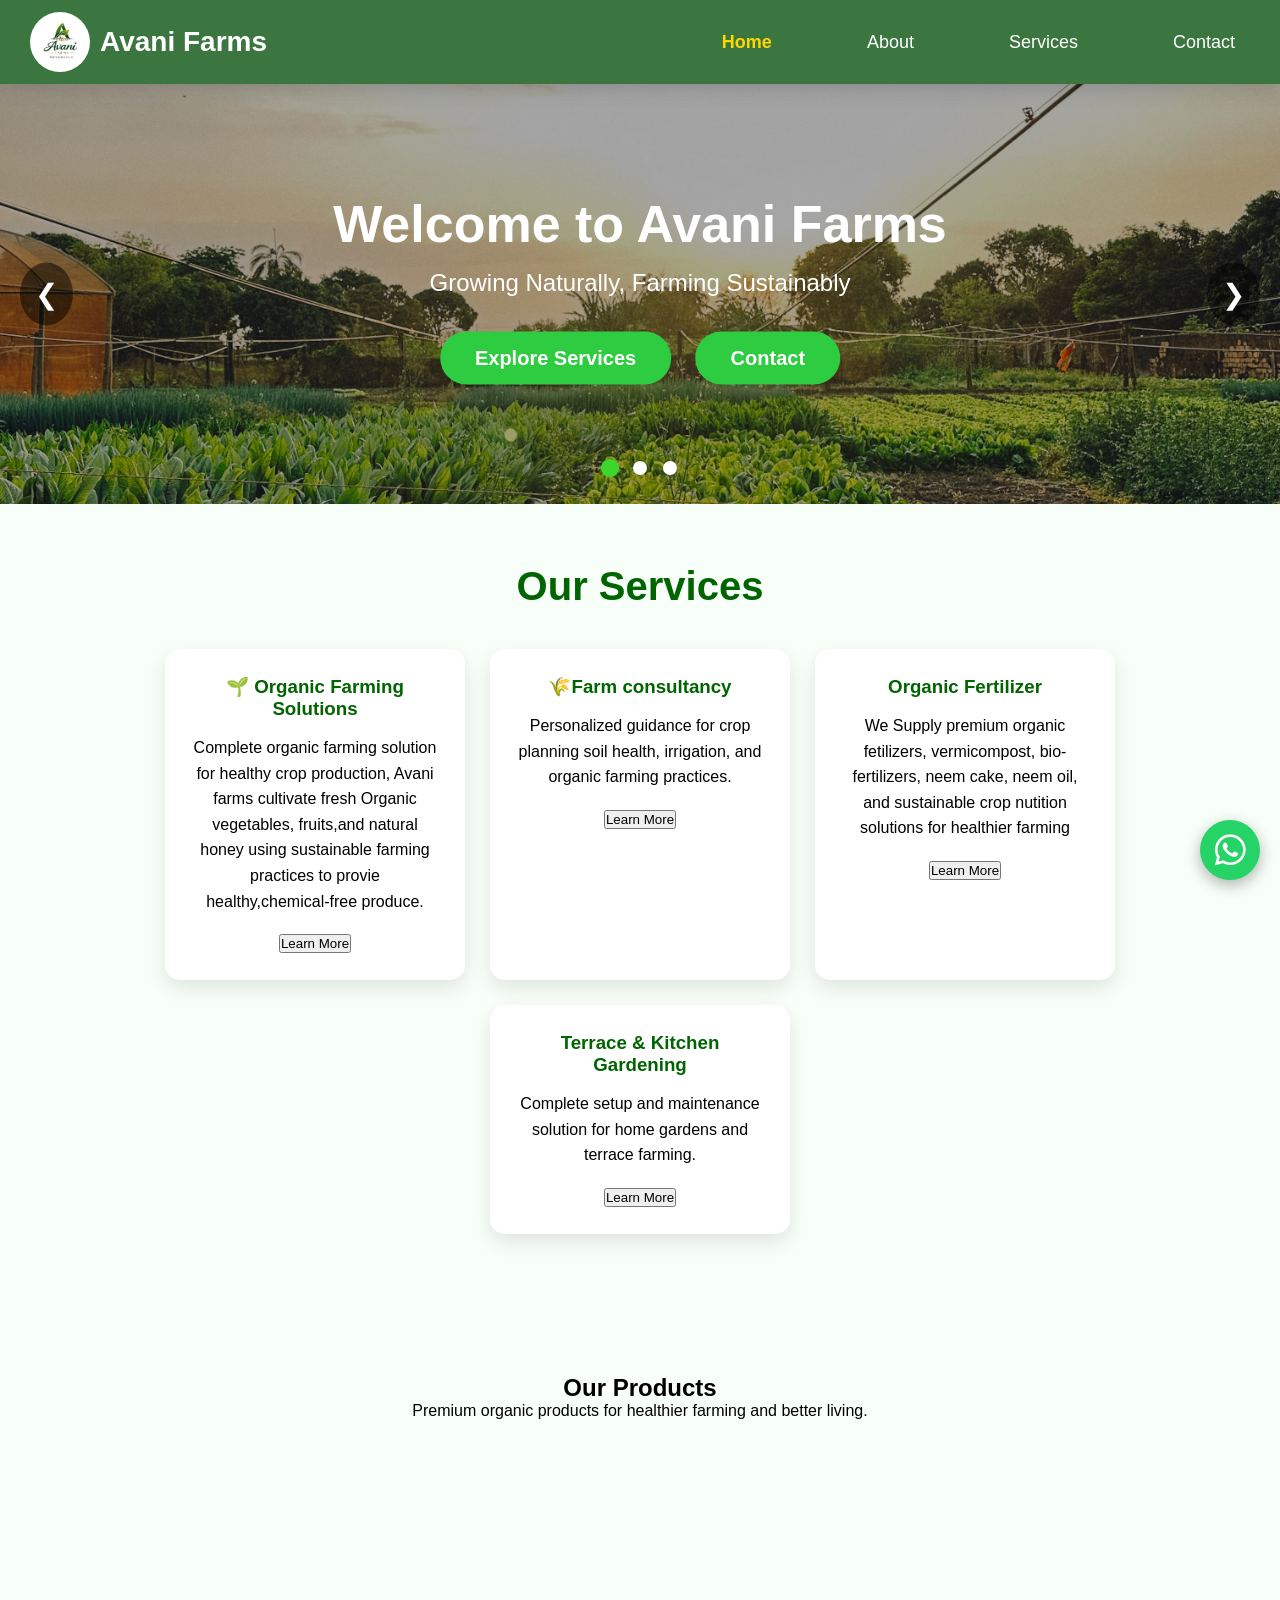
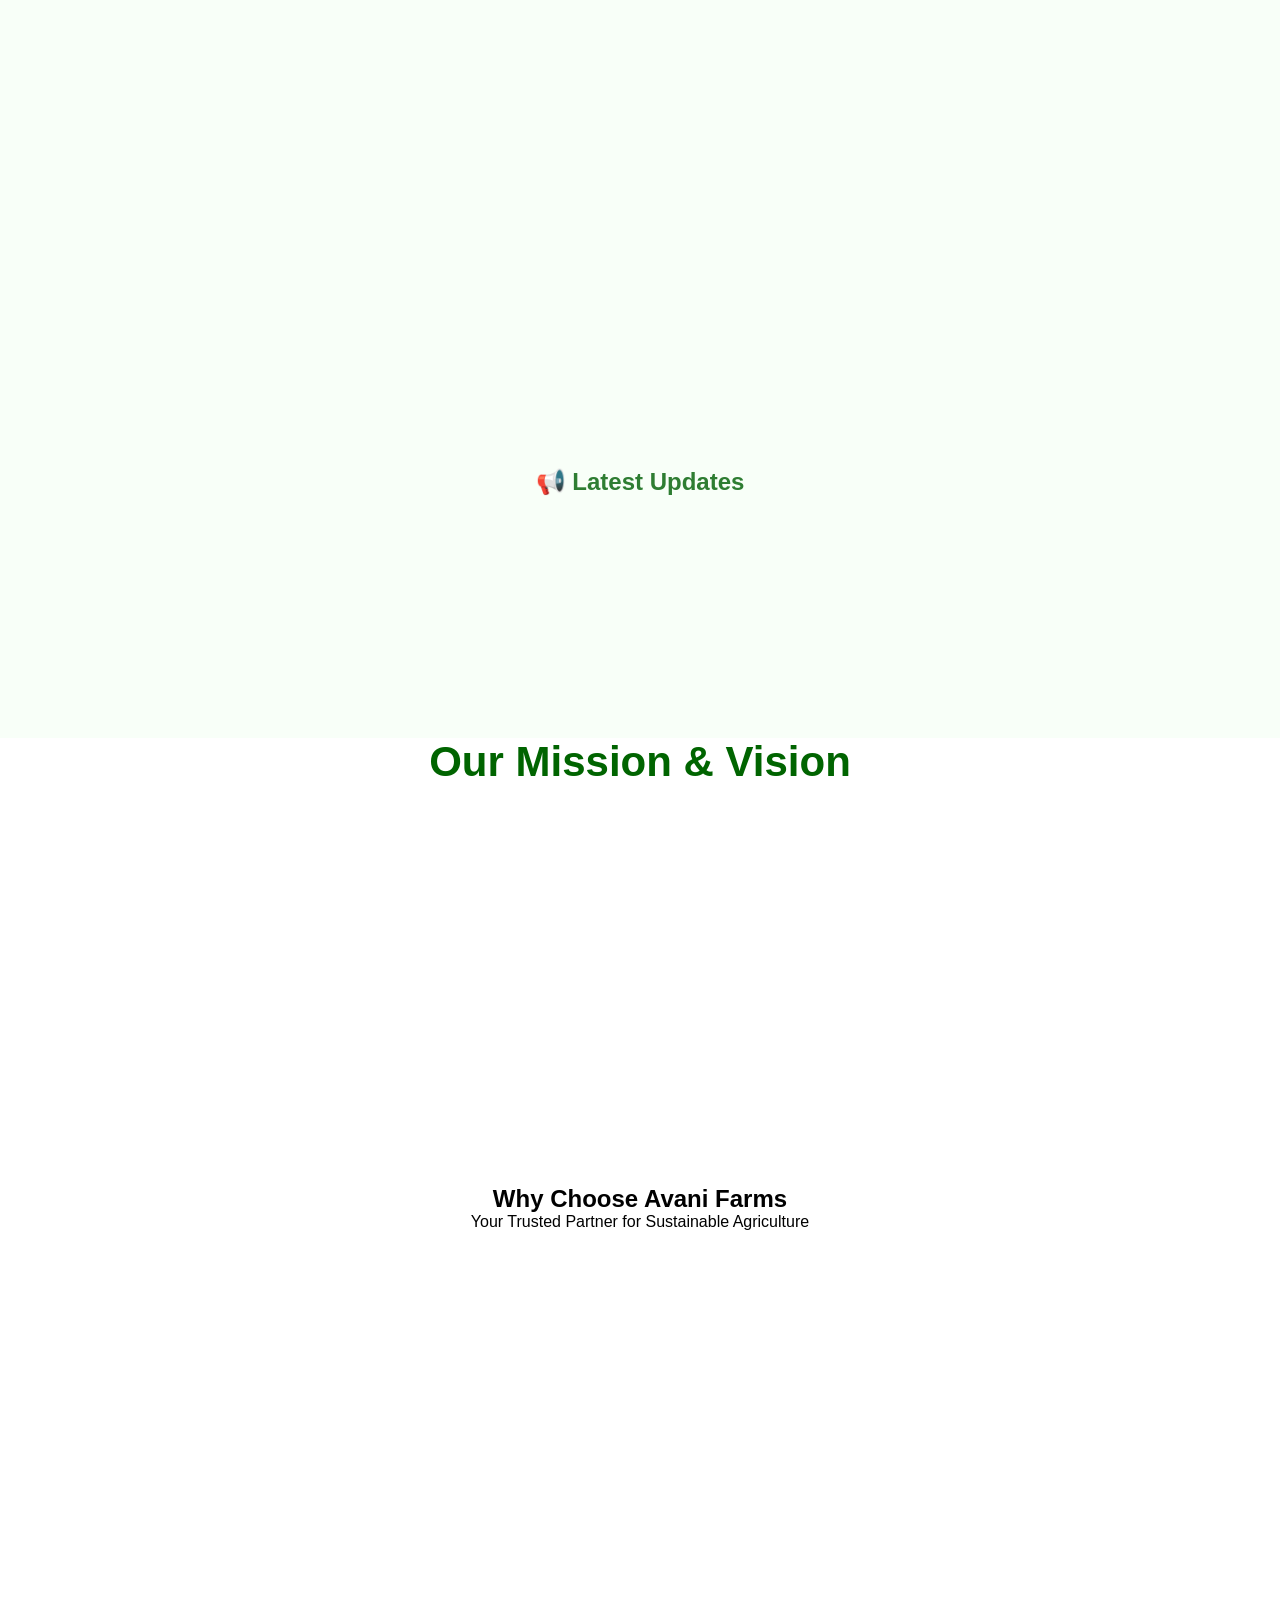
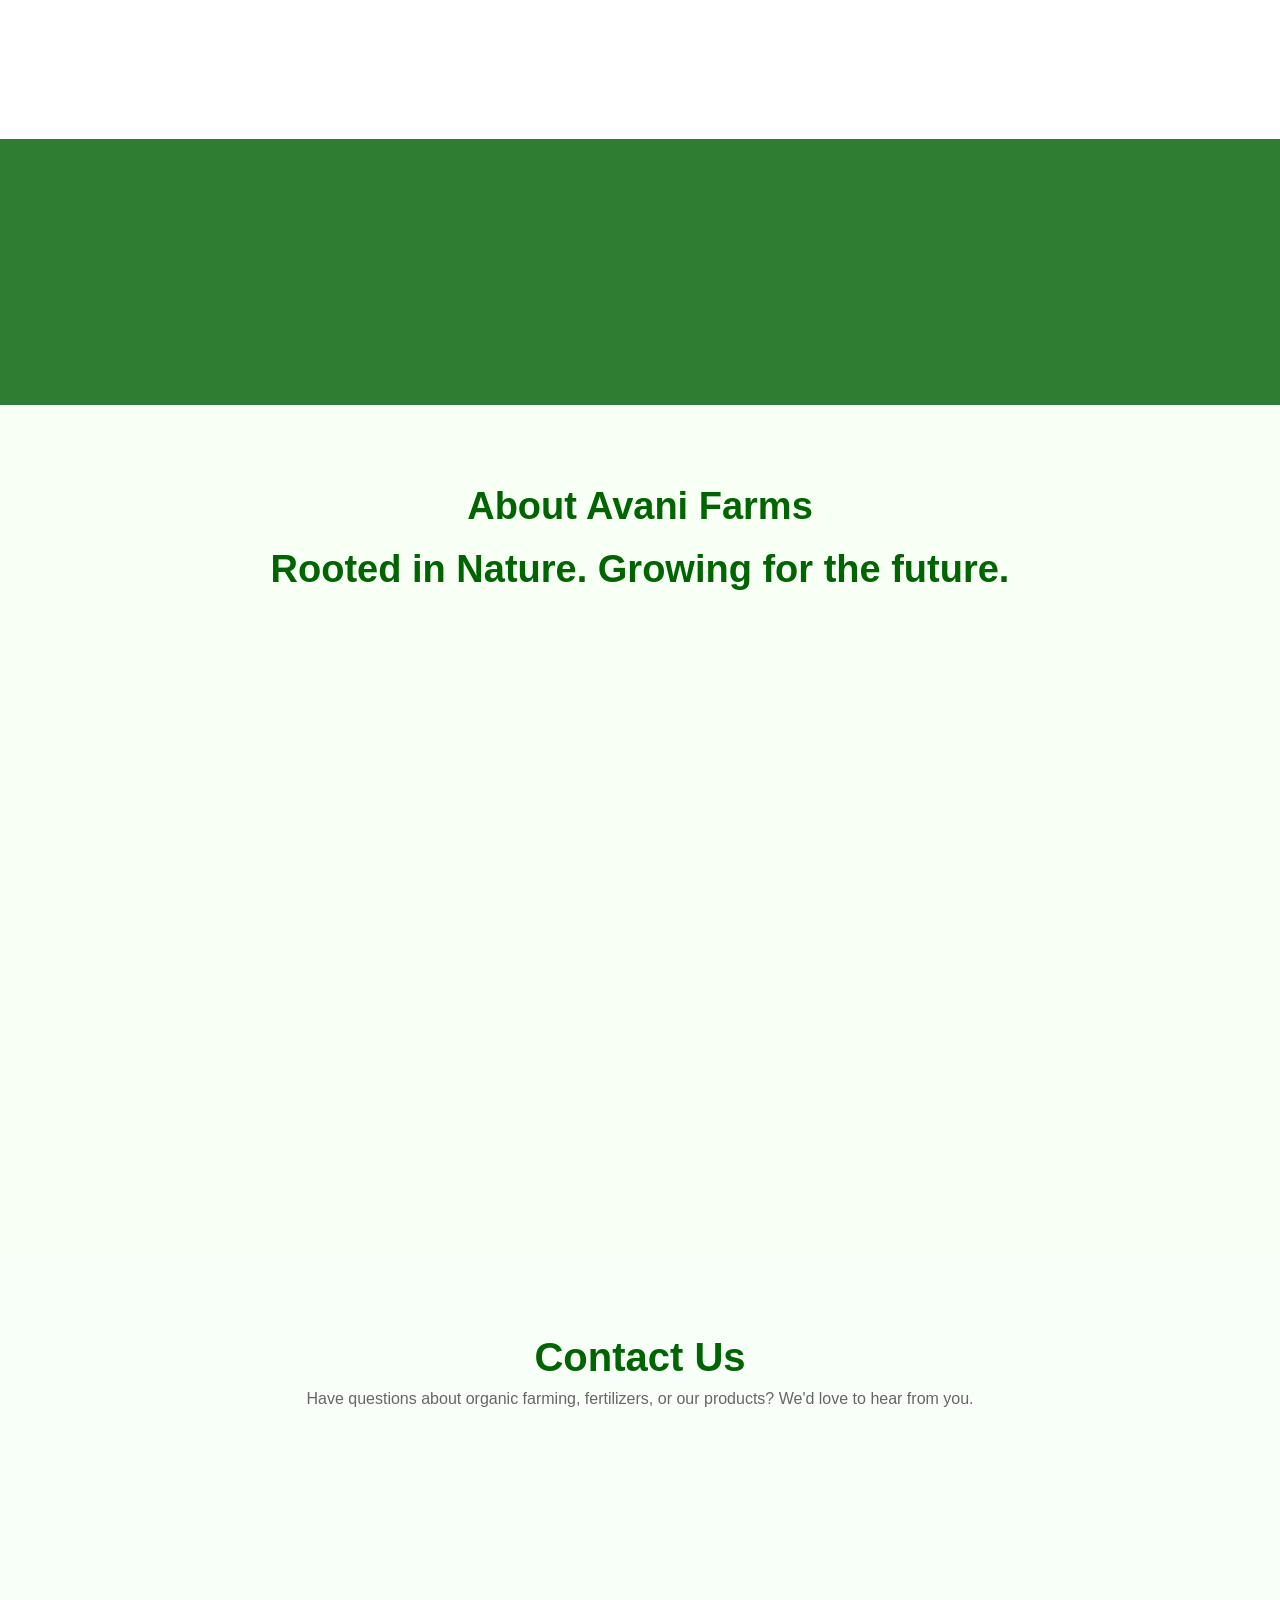
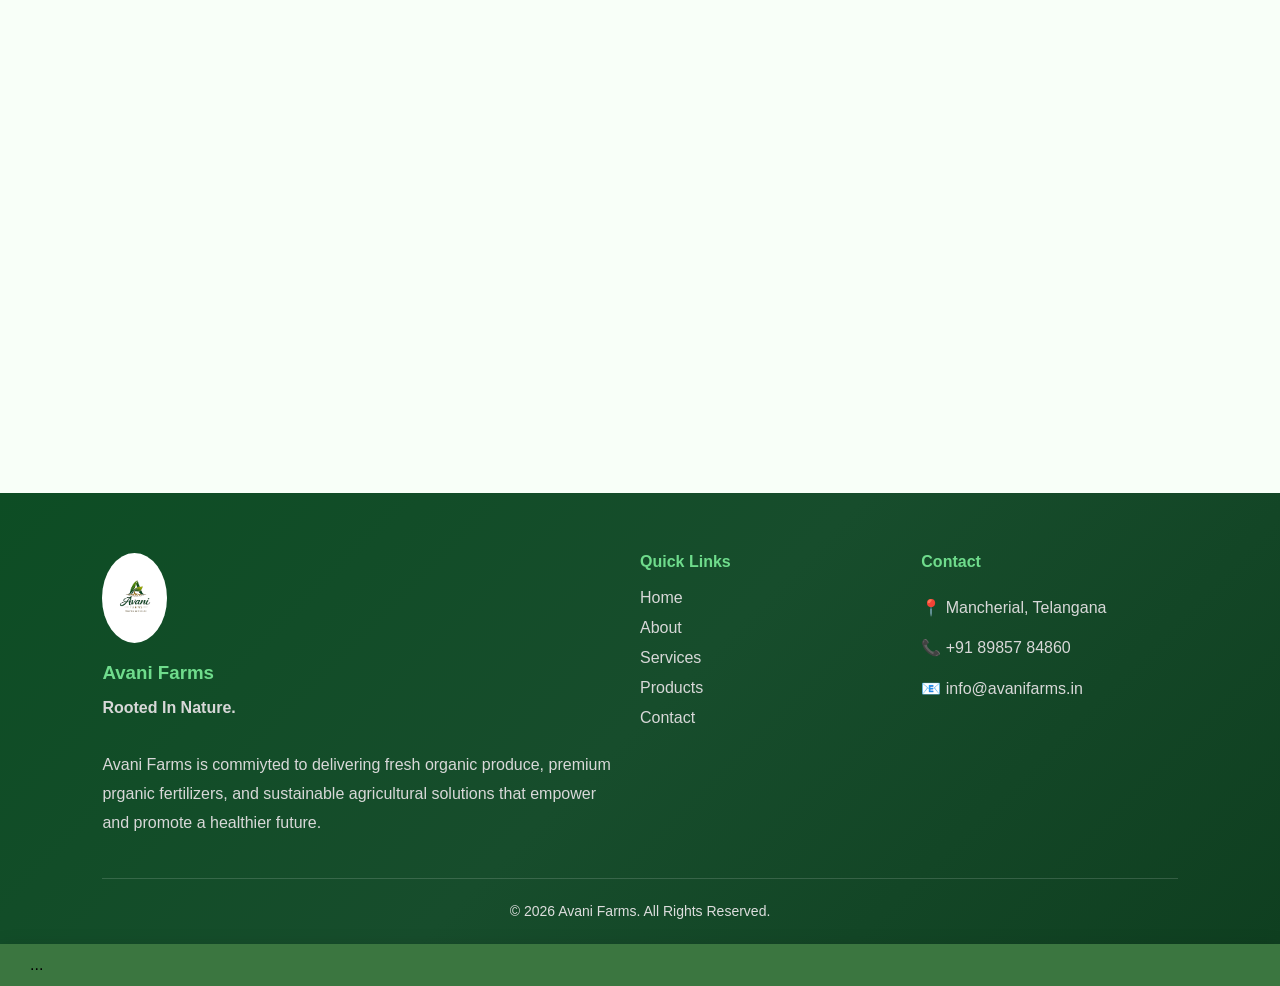
<file: index.html>
<!DOCTYPE html>
<html lang="en">

<head>
    <meta charset="UTF-8">
    <meta name="viewport" content="width=device-width, initial-scale=1.0">

    <title>Avani Farms | Organic Farming Solutions | Mancherial, Telangana</title>
    <meta name="keywords"
        content="Avani Farms, Organic Farming, Organic Vegetables, Organic Fruits, Natural Honey, Organic Fertilizers, Mancherial, Telangana">
    <meta property="og:title" content="Avani Farms | Organic Farming Solutions">
    <meta property="og:description"
        content="Organic farming solutions,fresh vegetables, fruits, natural honey, and organic fertilizers from Avani Farms">
    <meta property="org:type" content="website">
    <meta property="og:image" content="images/farm.jpg">
    <meta name="author" content="Avani Farms">
    <meta name="robots" content="index, follow">
    <meta name="theme-color" content="#1b5e20">

    <meta charset="UTF-8">
    <meta name="viewport" content="width=device-width, initial-scale=1.0">

    <link rel="preconnect" href="https://fonts.googleapis.com">
    <link rel="preconnect" href="https://fonts.gstatic.com" crossorigin>

    <link rel="preload" href="avani logo.PNG" as="image">





    <link rel="icon" type="image/png" href="avani logo.PNG">
    <link rel="manifest" href="manifest.json">


    <link rel="stylesheet" href="style.css">

    <link rel="stylesheet" href="https://cdnjs.cloudflare.com/ajax/libs/font-awesome/6.6.0/css/all.min.css">




</head>

<body>


    <div id="preloader">
        <img src="avani logo.PNG" alt="Avani Farms Logo">
        <h2>Avani Farms</h2>
    </div>

    <nav class="navbar">

        <div class="logo">
            <img src="avani logo.PNG" alt="Avani Farms Logo" class="nav-logo">
            <span class="brand-name">Avani Farms</span>
        </div>

        <!-- Mobile Menu -->
        <div class="menu-toggle" id="menu-toggle">
            ☰
        </div>

        <ul class="nav-links" id="nav-links">
            <li><a href="#home">Home</a></li>
            <li><a href="#about">About</a></li>
            <li><a href="#services">Services</a></li>
            <li><a href="#contact">Contact</a></li>
        </ul>




    </nav>


    <section id="home" class="hero">

        <div class="slider">
            <img src="images/slide1.jpg" class="slide active" alt="slide 1">
            <img src="images/slide2.jpg" class="slide" alt="slide 2">

            <img src="images/slide4.jpg" class="slide" alt="slide 4">
        </div>
        <button class="prev">&#10094;</button>
        <button class="next">&#10095;</button>

        <div class="dots">
            <span class="dot active-dot" data-slide="0"></span>
            <span class="dot" data-slide="1"></span>
            <span class="dot" data-slide="2"></span>
        </div>

        <div class="overlay"></div>
        <div class="hero-text">
            <h1>Welcome to Avani Farms</h1>
            <p>Growing Naturally, Farming Sustainably </p>
            <a href="#services" class="hero-btn">Explore Services</a>
            <a href="#contact" class="hero-btn">Contact</a>
        </div>
    </section>


    <section id="services" class="services">

        <h2>Our Services</h2>

        <div class="cards">

            <div class="card">
                <h3>🌱 Organic Farming Solutions</h3>
                <p>Complete organic farming solution for healthy crop production,
                    Avani farms cultivate fresh Organic vegetables,
                    fruits,and natural honey using sustainable farming practices to provie healthy,chemical-free
                    produce.
                </p>
                <button>Learn More</button>
            </div>

            <div class="card">
                <h3>🌾Farm consultancy </h3>
                <p>Personalized guidance for crop planning soil health, irrigation, and organic farming practices.
                </p>
                <button>Learn More</button>
            </div>

            <div class="card">
                <h3>Organic Fertilizer </h3>
                <p>We Supply premium organic fetilizers, vermicompost,
                    bio-fertilizers, neem cake, neem oil, and sustainable crop nutition solutions for healthier
                    farming
                </p>
                <button>Learn More</button>

            </div>

            <div class="card">
                <h3>Terrace & Kitchen Gardening </h3>
                <p>Complete setup and maintenance solution for home gardens and terrace farming.</p>
                <button>Learn More</button>
            </div>

        </div>

    </section>




    <section class="products">
        <h2>Our Products</h2>
        <p class="section-subtitle">
            Premium organic products for healthier farming and better living.
        </p>
        <div class="product-container">
            <a href="organic-vegetables.html" class="product-link">
                <div class="product-card">
                    <h3>🍄‍🟫🥬🍅 Organic Vegetables</h3>
                    <p>Fresh, chemical-free vegetables harvested directly from our farm.</p>
                </div>
            </a>

            <a href="organic-fruits.html" class="product-link">

                <div class="product-card">


                    <h3>🥭🍊 Organic Fruits</h3>
                    <p>Nutritious seasonal fruits grown using natural farming practices.</p>

                </div>

            </a>

            <a href="natural-honey.html" class="product-link">

                <div class="product-card">

                    <h3>🍯 Natural Honey</h3>
                    <p>Pure, raw honey collected from trusted natural sources.</p>
                </div>
            </a>

            <a href="organic-fertilizer.html" class="product-link">

                <div class="product-card">
                    <h3>🌿 Organic Fertilizers</h3>
                    <p>premium vermicompost and natural fertilizers for healthy crops.</p>
                </div>
            </a>

        </div>
    </section>


    <section class="updates">

        <h2>📢 Latest Updates</h2>

        <div class="updates-container">

            <div class="update-card">
                <h3>🌱 Organic Vegetables</h3>
                <p>Fresh vegetables are now available.</p>
            </div>

            <div class="update-card">
                <h3>🍈 Papaya Harvest</h3>
                <p>Fresh papaya is available at Avani Farms.</p>
            </div>

            <div class="update-card">
                <h3>🍯 Natural Honey</h3>
                <p>Coming Soon. Stay tuned for updates.</p>
            </div>

        </div>

    </section>

    <section class="mission">
        <h2>Our Mission & Vision</h2>
        <div class="mission-container">
            <div class="mission-card">
                <h3>🎯 Our Mission</h3>
                <p>
                    To promote sustainable agriculture by cultivation fresh organic vegetables,fruits, and natural
                    honey
                    while providing eco-friendly agricultural solutions that improve the lives of farers and
                    consumers.
                </p>
            </div>

            <div class="mission-card">
                <h3>🌍 Our Vision</h3>
                <p>To become a trusted and leading organic farming company,
                    inspiring healthier lifestyles and supporting environmentally responsible agriculture for future
                    generations.
                </p>
            </div>
        </div>

    </section>


    <section class="why-us">
        <h2>Why Choose Avani Farms</h2>
        <p class="section-subtitle">
            Your Trusted Partner for Sustainable Agriculture
        </p>
        <div class="why-container">
            <div class="why-card">
                <h3>🌱Organic Solutions</h3>
                <p>Safe and eco-friendly farming practices for healthier crops.</p>
            </div>

            <div class="why-card">
                <h3>👨🏻‍🌾 Expert Guidence</h3>
                <p>Profesional advice from planning to harvest.</p>
            </div>

            <div class="why-card">
                <h3>📚 Practical Training</h3>
                <P>Hands-on farmer training with real field demonstrations.</P>
            </div>
            <div class="why-card">
                <h3>🌴 Plantation and crop consultancy.</h3>
                <p>Complete support for plantation crop management.</p>
            </div>
        </div>
    </section>


    <section class="counter-section">

        <div class="counter-box">
            <h2 class="counter" data-target="500">0</h2>
            <p>Farmers Supported</p>
        </div>

        <div class="counter-box">
            <h2 class="counter" data-target="4">0</h2>
            <p>Organic Products</p>
        </div>

        <div class="counter-box">
            <h2 class="counter" data-target="10">0</h2>
            <p>Farming Solutions</p>
        </div>

        <div class="counter-box">
            <h2 class="counter" data-target="100">0</h2>
            <p>Customer Commitment</p>
        </div>

    </section>


    <section id="about" class="about">
        <h2>About Avani Farms</h2>
        <h2>Rooted in Nature. Growing for the future.</h2>
        <div class="about-content">
            <img src="img2.jpg.jpg" alt="Avani Farms">
            <div class="about-text">
                <p> Avani Farms is dedicated to promoting sustainable and organic agriculture by providing high-quality
                    farming solutions and natural products. We believe healthy soil, eco-friendly practices, and quality
                    inputs are the foundation of successful farming.
                    Our goal is to support farmers with reliable organic fertilizers, natural farming solutions, fresh
                    organic produce, and practical guidance that helps improve productivity while protecting the
                    environment.
                    We are committed to building long-term relationships with farmers through honesty, quality, and
                    continuous innovation.
                <h3>Our Values</h3>
                🌱 100% Natural Approach
                🌾 Sustainable Farming
                🌍 Eco-Friendly Practices
                🤝 Farmer First
                ✅ Quality You Can Trust
                </p>

            </div>
        </div>

    </section>



    <section id="contact" class="contact">

        <h2>Contact Us</h2>

        <p class="contact-subtitle">
            Have questions about organic farming, fertilizers, or our products?
            We'd love to hear from you.
        </p>

        <div class="contact-container">

            <!-- Left Side -->
            <div class="contact-info">

                <div class="info-box">
                    <h3>📍 Address</h3>
                    <p>Mancherial, Telangana</p>
                </div>

                <div class="info-box">
                    <h3>📞 Phone</h3>
                    <a href="tel:+918985784860">+91 89857 84860</a>
                </div>

                <div class="info-box">
                    <h3>💬 WhatsApp</h3>
                    <a href="https://wa.me/918985784860" target="_blank">
                        Chat on WhatsApp
                    </a>
                </div>

                <div class="info-box">
                    <h3>📧 Email</h3>
                    <p>info@avanifarms.com</p>
                </div>

            </div>

            <!-- Right Side -->
            <div class="contact-form">

                <form action="https://formsubmit.co/68508f4f80c7ff818cd3cc9556614462" method="POST">

                    <input type="text" name="name" placeholder="Enter Your Name" required>

                    <input type="email" name="email" placeholder="Enter Your Email" required>

                    <textarea name="message" placeholder="Enter Your Message" required></textarea>

                    <!-- Disable captcha -->
                    <input type="hidden" name="_captcha" value="false">

                    <!-- Redirect after submit -->
                    <input type="hidden" name="_next" value="https://pavandurgam830.github.io/avani-farms/">

                    <button type="submit">Send Message</button>

                </form>

            </div>
    </section>
    <footer class="footer">

        <div class="footer-container">

            <div class="footer-about">
                <img src="avani logo.PNG" alt="Avani Farms Logo" class="footer-logo">
                <h3>Avani Farms</h3>
                <p>
                    <strong>Rooted In Nature.</strong><br><br>
                    Avani Farms is commiyted to delivering fresh organic produce,
                    premium prganic fertilizers, and sustainable agricultural solutions that empower and promote a
                    healthier future.
                </p>
            </div>

            <div class="footer-links">
                <h4>Quick Links</h4>

                <a href="#home">Home</a>
                <a href="#about">About</a>
                <a href="#services">Services</a>
                <a href="#products">Products</a>
                <a href="#contact">Contact</a>
            </div>

            <div class="footer-contact">
                <h4>Contact</h4>

                <p>📍 Mancherial, Telangana</p>
                <p>📞 +91 89857 84860</p>
                <p>📧 info@avanifarms.in</p>
            </div>

        </div>

        <div class="footer-bottom">
            <p>© 2026 Avani Farms. All Rights Reserved.</p>
        </div>

    </footer>

    <a href="https://wa.me/918985784860" class="whatsapp-float" target="_blank">
        <i class="fa-brands fa-whatsapp"></i>
    </a>


    <button id="topBtn" onclick="topFunction()">↑</button>

    <nav class="navbar">...</nav>
    <script src="script.js"></script>


</body>

</html>
</file>
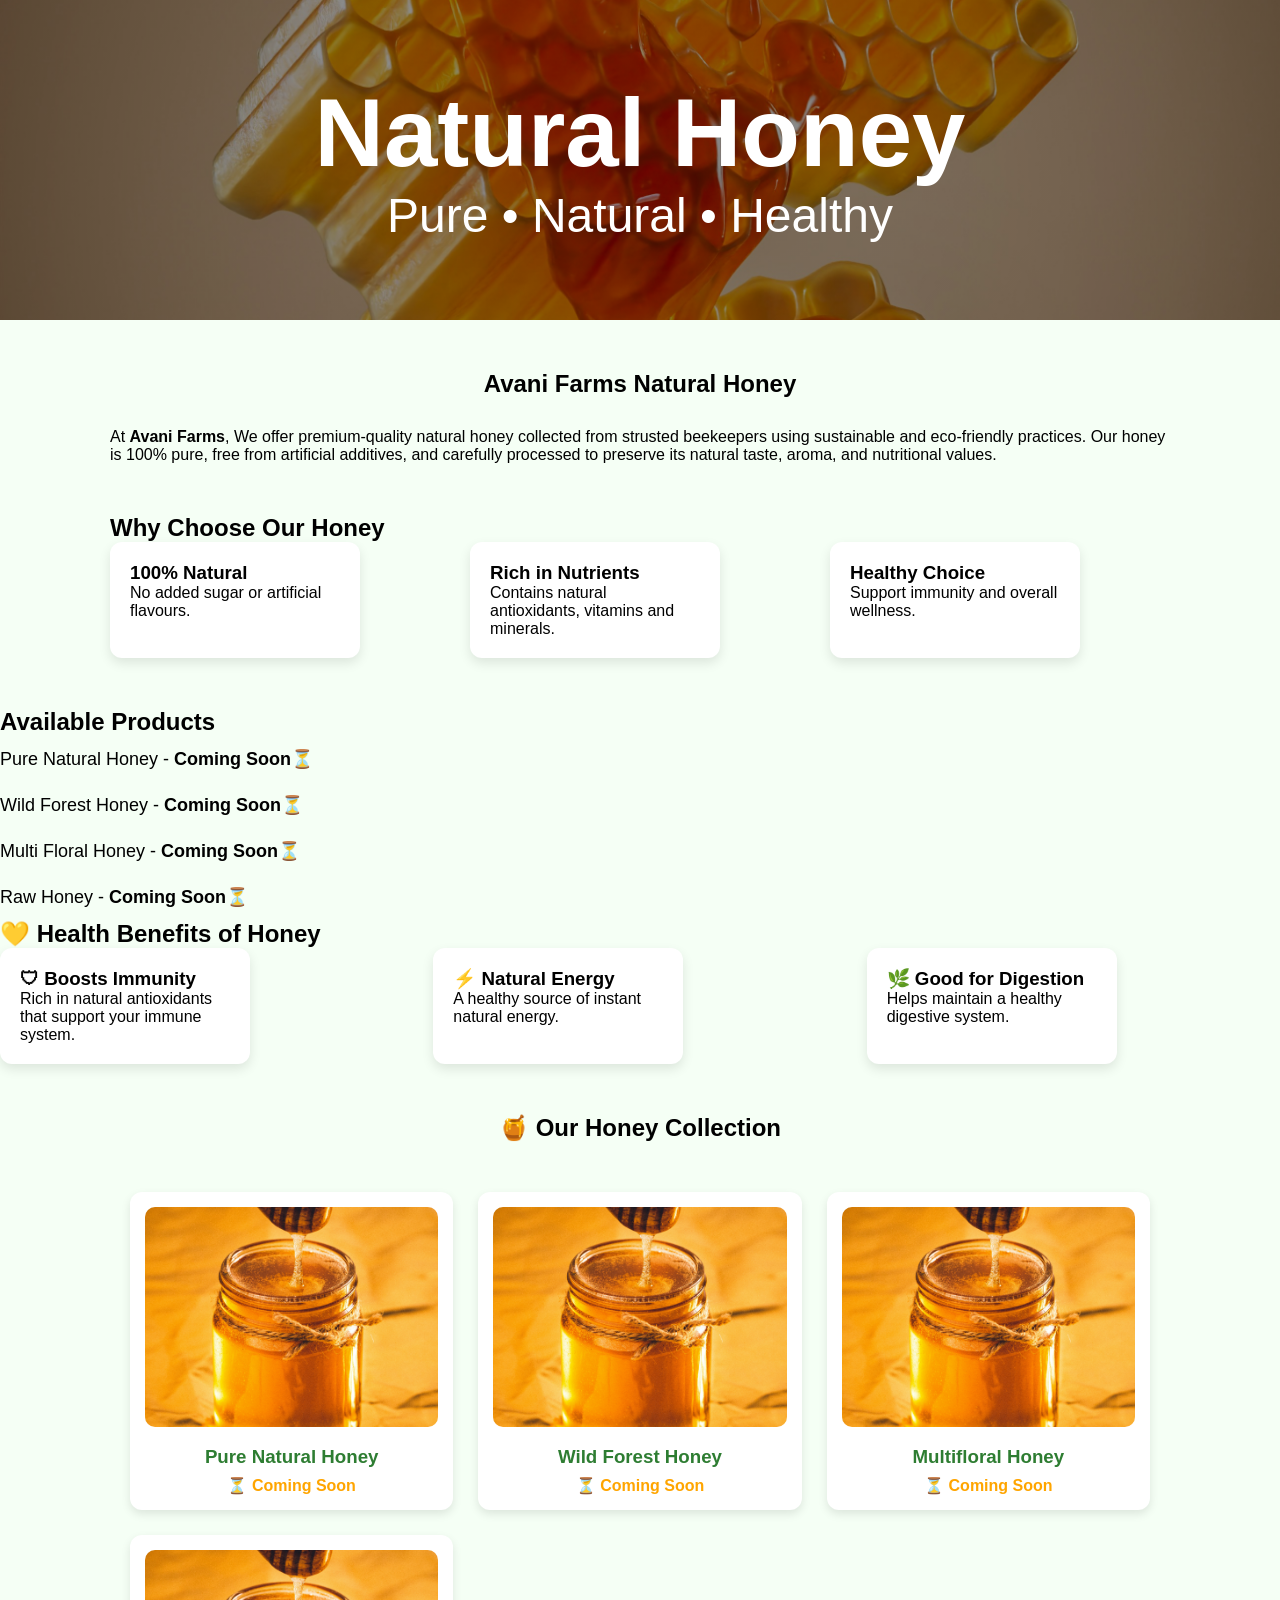
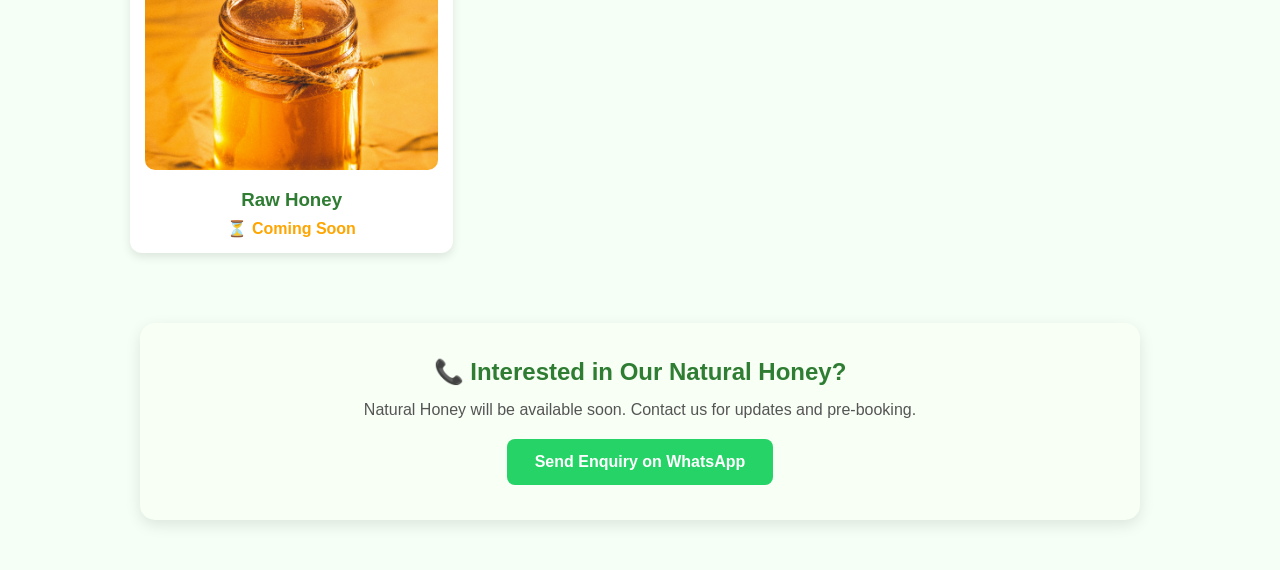
<file: natural-honey.html>
<!DOCTYPE html>
<html lang="en">

<head>
    <meta charset="UTF-8">
    <meta name="viewport" content="width=device-width, initial-scale=1.0">
    <title>Natural Honey | Avani Farms</title>

    <link rel="stylesheet" href="style.css">
</head>

<body>

    <header class="product-hero honey-hero">
        <h1>Natural Honey</h1>
        <p>Pure • Natural • Healthy</p>
    </header>

    <section class="product-container">
        <h2> Avani Farms Natural Honey</h2>

        <p>
            At <strong>Avani Farms</strong>, We offer premium-quality natural honey collected from strusted beekeepers
            using sustainable and eco-friendly practices. Our honey is 100% pure, free from artificial additives, and
            carefully processed to preserve its natural taste, aroma, and nutritional values.

        </p>

    </section>

    <section class="benefits-section">
        <h2>Why Choose Our Honey</h2>
        <div class="benefits">
            <div class="benefit-card">
                <h3> 100% Natural</h3>
                <p>No added sugar or artificial flavours.</p>
            </div>

            <div class="benefit-card">
                <h3>Rich in Nutrients</h3>
                <p>Contains natural antioxidants, vitamins and minerals.</p>
            </div>

            <div class="benefit-card">
                <h3> Healthy Choice</h3>
                <p>Support immunity and overall wellness.</p>
            </div>

    </section>

    <section>
        <h2> Available Products</h2>
        <ul class="vegetable-list">
            <li>Pure Natural Honey - <strong> Coming Soon</strong>⏳</li>
            <li>Wild Forest Honey - <strong> Coming Soon</strong>⏳</li>
            <li>Multi Floral Honey - <strong> Coming Soon</strong>⏳</li>
            <li> Raw Honey - <strong> Coming Soon</strong>⏳</li>
        </ul>
    </section>

    <section class="health-benefits">

        <h2>💛 Health Benefits of Honey</h2>

        <div class="benefits">

            <div class="benefit-card">
                <h3>🛡 Boosts Immunity</h3>
                <p>Rich in natural antioxidants that support your immune system.</p>
            </div>

            <div class="benefit-card">
                <h3>⚡ Natural Energy</h3>
                <p>A healthy source of instant natural energy.</p>
            </div>

            <div class="benefit-card">
                <h3>🌿 Good for Digestion</h3>
                <p>Helps maintain a healthy digestive system.</p>
            </div>

        </div>

    </section>






    <section class="product-gallery">

        <h2>🍯 Our Honey Collection</h2>

        <div class="gallery-grid">

            <div class="fruit-card">
                <img src="images/honey-placeholder.jpg" alt="Pure Natural Honey">
                <h3>Pure Natural Honey</h3>
                <p class="coming-soon">⏳ Coming Soon</p>
            </div>

            <div class="fruit-card">
                <img src="images/honey-placeholder.jpg" alt="Wild Forest Honey">
                <h3> Wild Forest Honey</h3>
                <p class="coming-soon">⏳ Coming Soon</p>
            </div>

            <div class="fruit-card">
                <img src="images/honey-placeholder.jpg" alt="Multifloral Honey">
                <h3> Multifloral Honey</h3>
                <p class="coming-soon">⏳ Coming Soon</p>
            </div>

            <div class="fruit-card">
                <img src="images/honey-placeholder.jpg" alt="Raw Honey">
                <h3> Raw Honey</h3>
                <p class="coming-soon">⏳ Coming Soon</p>
            </div>

        </div>

    </section>

    <section class="enquiry-box">
        <h2>📞 Interested in Our Natural Honey?</h2>

        <p>
            Natural Honey will be available soon.
            Contact us for updates and pre-booking.
        </p>

        <a href="https://wa.me/918985784860?text=Hi%20Avani%20Farms,%20I%20am%20interested%20in%20your%20Natural%20Honey."
            class="enquiry-btn" target="_blank">
            Send Enquiry on WhatsApp
        </a>
    </section>






</body>
</file>
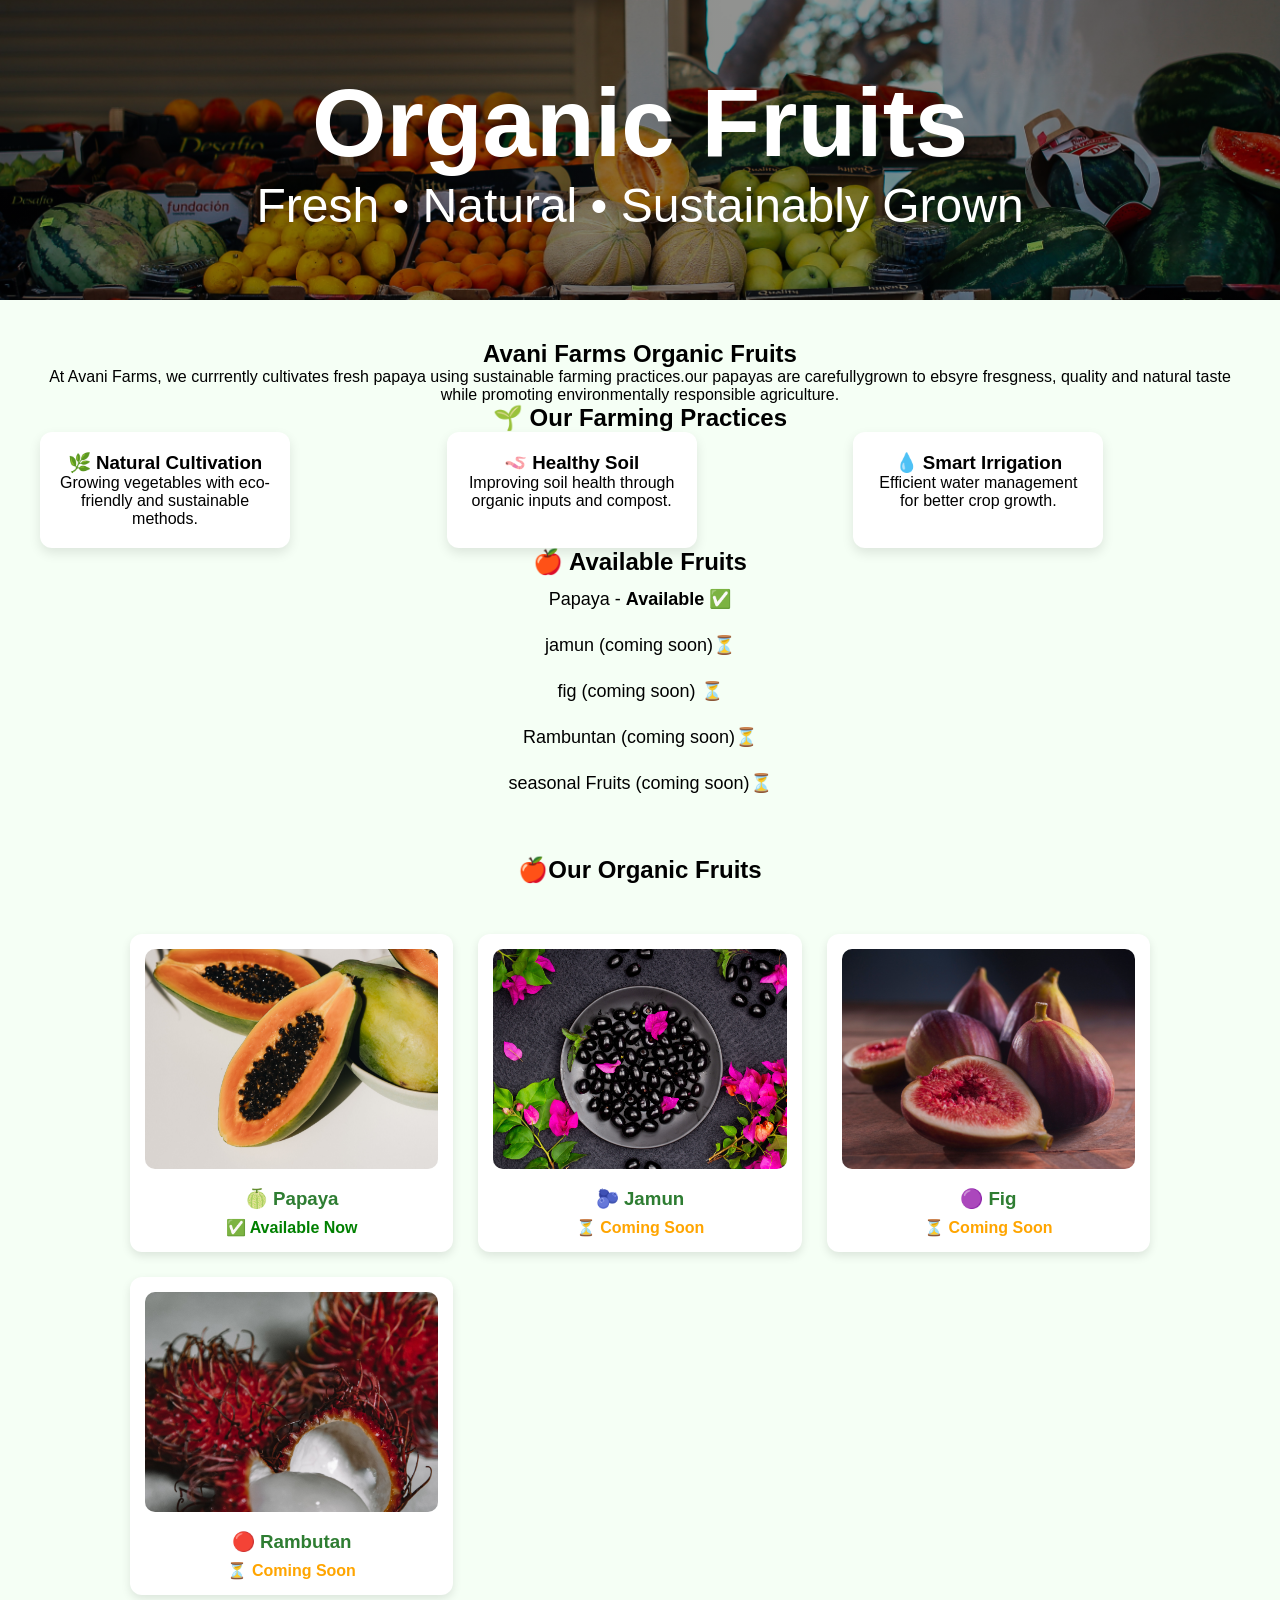
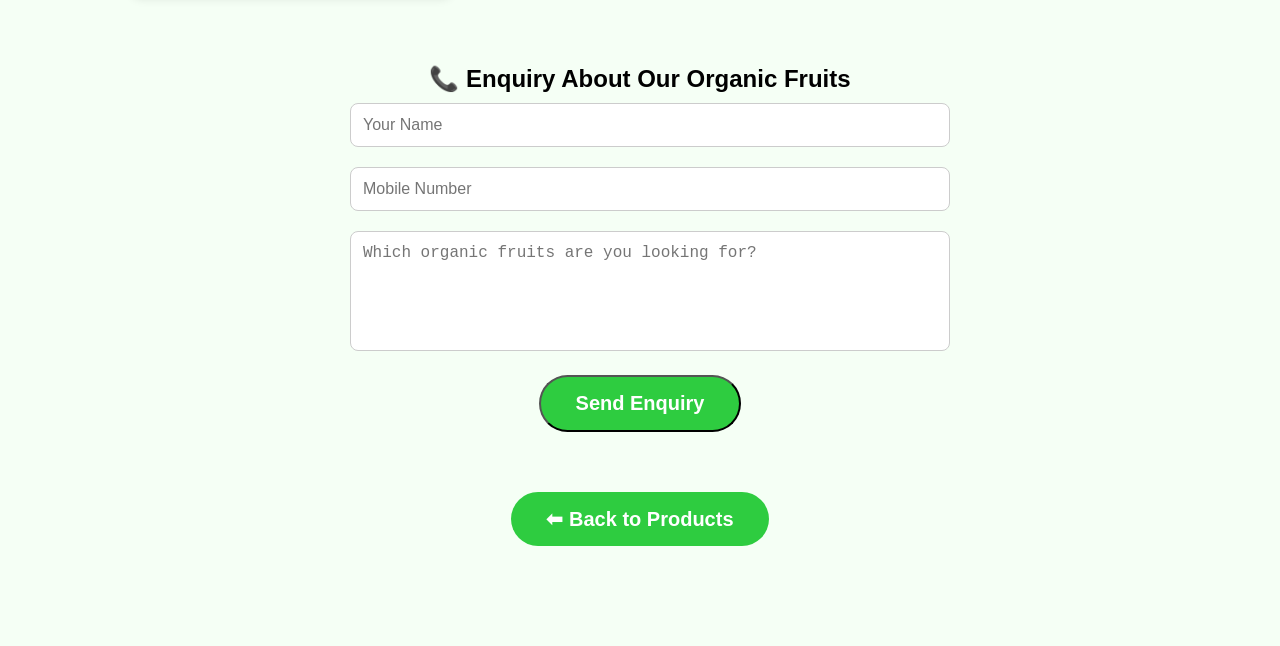
<file: organic-fruits.html>
<!DOCTYPE html>
<html lang="en">

<head>
    <meta charset="UTF-8">
    <meta name="viewport" content="width=device-width, initial-scale=1.0">

    <title>Organic Fruits | Avani Farms</title>


    <link rel="stylesheet" href="style.css">
</head>

<body>



    <header class="product-hero fruit-hero">
        <h1>Organic Fruits</h1>
        <p>Fresh • Natural • Sustainably Grown</p>
    </header>


    <section class="product-content">

        <h2>Avani Farms Organic Fruits</h2>

        <p>
            At Avani Farms, we currrently cultivates fresh papaya using sustainable farming practices.our papayas are
            carefullygrown to ebsyre fresgness, quality and natural taste while promoting environmentally responsible
            agriculture.


        </p>


        <h2>🌱 Our Farming Practices</h2>



        <div class="benefits">

            <div class="benefit-card">
                <h3>🌿 Natural Cultivation</h3>
                <p>Growing vegetables with eco-friendly and sustainable methods.</p>
            </div>

            <div class="benefit-card">
                <h3>🪱 Healthy Soil</h3>
                <p>Improving soil health through organic inputs and compost.</p>
            </div>

            <div class="benefit-card">
                <h3>💧 Smart Irrigation</h3>
                <p>Efficient water management for better crop growth.</p>
            </div>

        </div>


        <h2>🍎 Available Fruits</h2>

        <ul class="vegetable-list">
            <li> Papaya - <strong>Available</strong> ✅</li>
            <li>jamun (coming soon)⏳</li>
            <li>fig (coming soon) ⏳</li>
            <li>Rambuntan (coming soon)⏳</li>
            <li>seasonal Fruits (coming soon)⏳</li>
        </ul>

        <section class="product-gallery">

            <h2> 🍎Our Organic Fruits</h2>

            <div class="gallery-grid">

                <div class="fruit-card">
                    <img src="images/papaya1.jpg" alt="Papaya">
                    <h3>🍈 Papaya</h3>
                    <p class="available">✅ Available Now</p>
                </div>

                <div class="fruit-card">
                    <img src="images/jamun.jpg" alt="Jamun">
                    <h3>🫐 Jamun</h3>
                    <p class="coming-soon">⏳ Coming Soon</p>
                </div>

                <div class="fruit-card">
                    <img src="images/fig.jpg" alt="Fig">
                    <h3>🟣 Fig</h3>
                    <p class="coming-soon">⏳ Coming Soon</p>
                </div>

                <div class="fruit-card">
                    <img src="images/Rambuntan.jpg" alt="rambutan">
                    <h3>🔴 Rambutan</h3>
                    <p class="coming-soon">⏳ Coming Soon</p>
                </div>

            </div>





        </section>

        <section class="enquiry">

            <h2>📞 Enquiry About Our Organic Fruits</h2>

            <input type="text" id="name" placeholder="Your Name">

            <input type="tel" id="phone" placeholder="Mobile Number">

            <textarea id="message" placeholder="Which organic fruits are you looking for?"></textarea>

            <button class="hero-btn" onclick="sendFruitWhatsApp()">
                Send Enquiry
            </button>

            <div style="text-align:center; margin:40px 0;">
                <a href="index.html" class="hero-btn">⬅ Back to Products</a>
            </div>



        </section>



    </section>
    <script src="script.js"></script>
</body>

</html>
</file>
<file: style.css>
/* Reset */

html {
    scroll-behavior: smooth;
}

* {
    margin: 0;
    padding: 0;
    box-sizing: border-box;
}

/* Body */
body {
    font-family: Arial, sans-serif;
    background: #f5fff5;
    margin: 0;

}

/* Navigation */
.navbar {
    position: sticky;
    top: 0;
    z-index: 1000;

    display: flex;
    justify-content: space-between;
    align-items: center;

    padding: 12px 30px;

    background: rgba(27, 94, 32, 0.85);
    backdrop-filter: blur(10px);
    -webkit-backdrop-filter: blur(10px);

    box-shadow: 0 4px 20px rgba(0, 0, 0, 0.15);

    transition: all 0.3s ease;
}

.nav-links {
    display: flex;
    list-style: none;
    align-items: center;
    gap: 40px;
}

.nav-links li {
    margin-left: 25px;
}

.nav-links a {
    color: white;
    text-decoration: none;
    font-size: 18px;
    transition: all 0.3s;
    padding: 8px 15px;
    border-radius: 6px;

}

.nav-links a:hover {
    background: #2e7d32;
    color: white;
    transform: translateY(-2px);

}

.nav-logo {
    width: 70px;
    height: 70px;
    background: white;
    border-radius: 50%;
    padding: 5px;
    object-fit: contain;
}

.hero {
    position: relative;
    height: 420px;
    overflow: hidden;
}

.overlay {
    position: absolute;
    top: 0;
    left: 0;
    width: 100%;
    height: 100%;
    background: rgba(0, 0, 0, 0.35);
}

.hero-text {
    position: absolute;
    top: 50%;
    left: 50%;
    transform: translate(-50%, -50%);
    text-align: center;
    color: white;
}

.hero-text h1 {
    font-size: 52px;
    margin-bottom: 15px;
}

.hero p {
    font-size: 24px;
    margin-bottom: 25px;
}

.hero-btn {
    display: inline-block;
    background: darkgreen;
    color: white;
    text-decoration: none;
    padding: 12px 25px;
    font-size: 18px;
    border-radius: 50px;
    margin: 10px;
    transition: 0.3s;
}

.hero-btn:hover {
    background: #0b8f3a;
    transform: translateY(-5px);
}



.slider {
    position: absolute;
    width: 100%;
    height: 100%;
    top: 0;
    left: 0;
    overflow: hidden;
}

.slide {
    position: absolute;
    width: 100%;
    height: 100%;
    object-fit: cover;
    object-position: center;
    opacity: 0;
    transition: opacity 1s ease-in-out;
}

.slide.active {
    opacity: 1;
}


/* Service setion */
.services {
    padding: 60px;
    background: #f8fff8;
    text-align: center;
}

.services h2 {
    font-size: 40px;
    color: darkgreen;
    margin-bottom: 40px;

}

.service-grid {
    display: grid;
    grid-template-columns: repeat(4, 1fr);
    margin-top: 40px;
    gap: 25px;
}

.cards {
    display: flex;
    justify-content: center;
    gap: 25px;
    flex-wrap: wrap;
}

.card {
    width: 300px;
    background: white;
    padding: 25px;
    border-radius: 15px;
    box-shadow: 0 8px 20px rgba(0, 0, 0, 0.1);
    transition: all 0.35s ease box-shadow 0.3s ease;
    cursor: pointer;
    border: 2px solid transparent;


}

.card:hover {
    transform: translateY(-8px) scale(1.02);
    box-shadow: 0 15px 35px rgba(0, 0, 0, 0.15);
    border-color: #4caf50;

}

.card h3 {
    color: darkgreen;
    margin-bottom: 15px;
}

.card p {
    margin-bottom: 20px;
    line-height: 1.6;
}

.about {
    padding: 80px 10px;
    background: #f8fff5
}

.about .container {
    max-width: 1100px;
    margin: auto;
    text-align: center;
}

.about h2 {
    text-align: center;
    color: darkgreen;
    font-size: 38px;
    margin-bottom: 20px;
}

.about-content {
    display: flex;
    flex-direction: row-reverse;
    align-items: center;
    justify-content: center;
    gap: 40px;
    flex-wrap: wrap;
}

.about-content img {
    width: 400px;
    border-radius: 15px;
    transition: transform 0.5s ease;
}

.about-text p {
    font-size: 20px;
    line-height: 1.8;
    color: #444;
    max-width: 900px;
    margin: auto;

}

.about-text button {
    background: darkgreen;
    color: white;
    border: none;
    padding: 12px 25px;
    border-radius: 8px;
    cursor: pointer;
    display: block;
    margin-right: 15px;
    margin-top: 10px;
}

.about-text button:hover {
    background: #0b8f3a;
}

.contact {
    background: #f5fff5;
    padding: 70px 20px;
    text-align: center;
}

.contact h2 {
    color: darkgreen;
    font-size: 40px;
    margin-bottom: 30px;
}

.contact-form {
    max-width: 600px;
    margin: auto;

}

.contact-form input,
.contact-form textarea {
    width: 100%;
    padding: 15px;
    margin: 15px 0;
    border: 1px solid #ccc;
    font-size: 16px;
}

.contact-form textarea {
    height: 150px;
    resize: none;

}

.contact-form button {
    background: darkgreen;
    color: white;
    padding: 15px 30px;
    border: none;
    border-radius: 8px;
    cursor: pointer;
    font-size: 18px;
}

.contact-form button:hover {
    background: #0b8f3a;
}

.logo {
    display: flex;
    align-items: center;
    gap: 10px;
}

.logo img {
    width: 60px;
    height: 60px;

}

.logo span {
    font-size: 28px;
    font-weight: bold;
    color: white;
}

.why-us {
    padding: 80px 10%;
    background: white;
    text-align: center;
}

.why-container {
    display: flex;
    flex-wrap: wrap;
    justify-content: center;
    gap: 30px;
    margin-top: 40px;
}

.why-card {
    width: 260px;
    background: #f8fff8;
    padding: 25px;
    border-radius: 15px;
    box-shadow: 0 5px 15px rgba(0, 0, 0, 0.1);
    transition: all 0.35s ease;
    border: 2px solid transparent;

}

.why-card:hover {
    transform: translateY(-10px) scale(1.2);
    box-shadow: 0 18px 35px rgba(0, 0, 0, 0.18);
    border-color: #4caf50;
}

.why-card h3 {
    color: darkgreen;
    margin-bottom: 15px;

}

.why-card p {
    color: #555;
    line-height: 1.6;
}

.products {
    padding: 80px 10px;
    background: #f8fff8;
    text-align: center;
}

.product-container {
    display: flex;
    flex-wrap: wrap;
    justify-content: center;
    gap: 30px;
    margin-top: 40px;
}

.product-card {
    width: 250px;
    background: white;
    padding: 25px;
    border-radius: 15px;
    box-shadow: 0 5px 15px rgba(0, 0, 0, 0.1);
    transition: all 0.35s ease;
    border: 2px solid transparent;
}

.product-card:hover {
    transform: translateY(-10px) scale(1.02);
    box-shadow: 0 18px 35px rgba(0, 0, 0, 0.18);
    border-color: #4caf50;
}

.product-card h3 {
    color: darkgreen;
    margin-bottom: 15px;

}

.product-card p {
    color: #555;
    line-height: 1.6;
}

.mission {
    padding: 8-px 10px;
    background: white;
    text-align: center;
}

.mission h2 {
    color: darkgreen;
    font-size: 42px;
    margin-bottom: 50px;

}

.mission-container {
    display: flex;
    justify-content: center;
    gap: 30px;
    flex-wrap: wrap;
}

.mission-card {
    width: 450px;
    background: #f8fff8;
    padding: 30px;
    border-radius: 15px;
    box-shadow: 0 5px 15px rgba(0, 0, 0, 0.1);
    transition: all 0.35s ease;
    border: 2px solid transparent;
}

.mission-card:hover {
    transform: translateY(-10px) scale(1.02);
    box-shadow: 0 18px 35px rgba(0, 0, 0, 0.18);
    border-color: #4caf50;

}

.mission-card h3 {
    color: darkgreen;
    margin-bottom: 20px;
    font-size: 20px;
}

.mission-card p {
    color: #555;
    line-height: 1.8;
    font-size: 18px;
}

.contact-info {
    display: flex;
    justify-content: center;
    flex-wrap: wrap;
    gap: 25px;
    margin-bottom: 40px;
}

.info-box {
    background: #f8fff8;
    width: 250px;
    padding: 25px;
    border-radius: 15px;
    box-shadow: 0 5px 15px rgba(0, 0, 0, 0.1);
    transition: 0.3s;

}

.info-box h3 {
    color: darkgreen;
    margin-bottom: 10px;

}

.info-box:hover {
    transform: translateY(-8px);

}

.info-box p {
    color: #555;
}

.footer {
    background: #0b2e13;
    color: white;
    padding: 60px 10% 20px;
}

.footer-container {
    display: flex;
    justify-content: space-between;
    flex-wrap: wrap;
    gap: 40px;
}

.footer-about,
.footer-links,
.footer-contact {
    flex: 1;
    min-width: 250px;
}

.footer h2,
.footer h3 {
    margin-bottom: 20px;
    color: #9be564;
}

.footer p {
    line-height: 1.8;
    color: #ddd;
}

.footer-links a {
    display: block;
    color: white;
    text-decoration: none;
    margin-bottom: 12px;
    transition: 0.3s;
}

.footer-links a:hover {
    color: #9be564;
    padding-left: 8px;
}

.footer hr {
    margin: 40px 0 20px;
    border: 0;
    border-top: 1px solid #4b6b56;
}

.copyright {
    text-align: center;
    color: #ccc;
}

.footer-logo {
    width: 90px;
    height: 90px;
    background: white;
    border-radius: 50%;
    padding: 10px;
    object-fit: contain;
    margin-bottom: 15px;
}

.whatsapp-float {
    position: fixed;
    width: 60px;
    height: 60px;
    bottom: 20px;
    right: 20px;
    background: #25D366;
    color: white;
    border-radius: 50%;
    display: flex;
    justify-content: center;
    align-items: center;
    font-size: 35px;
    text-decoration: none;
    box-shadow: 0 5px 15px rgba(0, 0, 0, 0.3);
    z-index: 1000;
    transition: 0.3s;
}

.whatsapp-float:hover {
    transform: scale(1.1);
    background: #1ebe5d;
}

#topBtn {
    display: none;
    position: fixed;
    bottom: 90px;
    right: 20px;
    z-index: 999;
    border: none;
    outline: none;
    background: darkgreen;
    color: white;
    cursor: pointer;
    padding: 15px 18px;
    border-radius: 50%;
    font-size: 22px;
    box-shadow: 0 5px 15px rgba(0, 0, 0, 0.3);
    transition: 0.3s;
}

#topBtn:hover {
    background: #0b8f3a;
    transform: translateY(-5px);
}

.hero-btn {
    display: inline-block;
    background: #2ecc40;
    color: white;
    padding: 15px 35px;
    border-radius: 50px;
    text-decoration: none;
    font-size: 20px;
    font-weight: bold;
    margin: 10px;
    transition: all.3s ease;
}

.hero-btn:hover {
    background: #1f9d32;
    transform: translateY(-5px) scale(1.05);
    box-shadow: 0 10px 25px rgba(0, 0, 0, 0.3);
}

.nav-links a.active {
    color: #ffd700;
    font-weight: bold;
    border-radius: 2px solid #ffd700;
}

.navbar.scrolled {
    background: rgbas(34, 139, 34 0.95);

    box-shadow: 0 5px 15px rgba(0, 0, 0, 0.2);
    transition: 0.3s;
}

.prev,
.next {
    position: absolute;
    top: 50%;
    transform: translateY(-50%);
    background: rgba(0, 0, 0, 0.5);
    color: white;
    border: none;
    padding: 15px;
    cursor: pointer;
    font-size: 28px;
    border-radius: 50%;
    z-index: 10;
    transition: 0.3s;
}

.prev {
    left: 20px;
}

.next {
    right: 20px;
}

.prev:hover,
.next:hover {
    background: #39d82a;
}

.dots {
    position: absolute;
    bottom: 25px;
    width: 100%;
    text-align: center;
    z-index: 10;
}

.dot {
    display: inline-block;
    width: 14px;
    height: 14px;
    margin: 0 6px;
    border-radius: 50%;
    background: white;
    cursor: pointer;
    transition: 0.3s;
}

.active-dot {
    background: #39d82a;
    transform: scale(1.3);
}

.product-link {
    text-decoration: none;
    color: inherit;
}

.product-hero {
    height: 300px;
    background-image: url("images/vegetables.jpg");
    background-size: cover;
    background-position: center;
    background-repeat: no-repeat;
    display: flex;
    flex-direction: column;
    justify-content: center;
    align-items: center;
    text-align: center;
    color: white;
    font-size: 48px;

}

.product-content {
    padding: 40px;
    text-align: center;
}

.benefits {
    display: flex;
    gap: 20px;
    justify-content: center;
    flex-wrap: wrap;
}

.benefit-card {
    width: 250px;
    padding: 20px;
    background: white;
    border-radius: 15px;
    box-shadow: 0 5px 15px rgba(0, 0, 0, 0.15);
}

.vegetable-list {
    list-style: none;
    padding: 0;
}

.vegetable-list li {
    padding: 10px;
    font-size: 18px;
}

.product-gallery {
    padding: 40px 0;
    text-align: center;
}

.gallery-grid {
    display: grid;
    grid-template-columns: repeat(auto-fit, minmax(220px, 1fr));
    gap: 20px;
    padding: 20px;
}

.gallery-grid img {
    width: 100%;
    height: 220px;
    object-fit: cover;
    border-radius: 15px;
    transition: 0.3s;
}

.gallery-grid img:hover {
    transform: scale(1.05);
    box-shadow: 0 10px 20px rgba(0, 0, 0, 0.2);
}

.enquiry {
    max-width: 600px;
    margin: 50px auto;
    text-align: center;
}

.enquiry input,
.enquiry textarea {
    width: 100%;
    padding: 12px;
    margin: 10px;
    border: 1px solid #ccc;
    border-radius: 8px;
    font-size: 16px;
    box-sizing: border-box;
}

.enquiry textarea {
    height: 120px;
    resize: none;
}

/* Organic Fruits Product Cards */

.gallery-grid {
    display: grid;
    grid-template-columns: repeat(auto-fit, minmax(250px, 1fr));
    gap: 25px;
    margin-top: 30px;
}

.fruit-card {
    background: white;
    text-align: center;
    padding: 15px;
    border-radius: 12px;
    box-shadow: 0 4px 10px rgba(0, 0, 0, 0.1);
    transition: 0.3s;
}

.fruit-card:hover {
    transform: translateY(-5px);
}

.fruit-card img {
    width: 100%;
    height: 220px;
    object-fit: cover;
    border-radius: 10px;
}

.fruit-card h3 {
    color: #2e7d32;
    margin: 15px 0 8px;
}

.available {
    color: green;
    font-weight: bold;
}

.coming-soon {
    color: orange;
    font-weight: bold;
}

.fruit-hero {
    background: linear-gradient(rgba(0, 0, 0, 0.4), rgba(0, 0, 0, 0.4)),
        url("images/fruits-banner.jpg");
    background-size: cover;
    background-position: center;
}

/* ===========================
   Natural Honey Page
=========================== */

.honey-hero {
    background: linear-gradient(rgba(0, 0, 0, 0.45), rgba(0, 0, 0, 0.45)),
        url("images/honey-baner.jpg");
    background-size: cover;
    background-position: center;
    height: 320px;
    display: flex;
    flex-direction: column;
    justify-content: center;
    align-items: center;
    color: white;
    text-align: center;
}

.product-container {
    max-width: 1100px;
    margin: 50px auto;
    padding: 0 20px;
}

.benefits-section,
.product-gallery,
.contact-section {
    max-width: 1100px;
    margin: 50px auto;
    padding: 0 20px;
}

.benefits {
    display: grid;
    grid-template-columns: repeat(auto-fit, minmax(250px, 1fr));
    gap: 20px;
}

.benefit-card {
    background: white;
    padding: 20px;
    border-radius: 12px;
    box-shadow: 0 5px 12px rgba(0, 0, 0, .1);
}

.vegetable-list {
    list-style: none;
    padding: 0;
}

.vegetable-list li {
    padding: 12px 0;
    font-size: 18px;
}

.contact-section {
    background: #f7fff6;
    padding: 35px;
    border-radius: 15px;
    text-align: center;
}

.whatsapp-btn {
    display: inline-block;
    margin-top: 20px;
    padding: 14px 28px;
    background: #25D366;
    color: white;
    text-decoration: none;
    border-radius: 8px;
    font-weight: bold;
}

.whatsapp-btn:hover {
    background: #1da851;
}

.enquiry-box {
    max-width: 1000px;
    margin: 50px auto;
    padding: 35px;
    background: #f8fff5;
    border-radius: 15px;
    text-align: center;
    box-shadow: 0 5px 15px rgba(0, 0, 0, .1);
}

.enquiry-box h2 {
    color: #2e7d32;
    margin-bottom: 15px;
}

.enquiry-box p {
    color: #555;
    margin-bottom: 20px;
}

.enquiry-btn {
    display: inline-block;
    background: #25D366;
    color: white;
    text-decoration: none;
    padding: 14px 28px;
    border-radius: 8px;
    font-weight: bold;
    transition: .3s;
}

.enquiry-btn:hover {
    background: #1da851;
}


.fertilizer-hero {
    background:
        linear-gradient(rgba(0, 0, 0, .45), rgba(0, 0, 0, .45)),
        url("images/fertilizer-banner.jpg");

    background-size: cover;
    background-position: center;
}

/* Latest Updates */

.updates {
    padding: 80px 10%;
    background: #f8fff8;
    text-align: center;
}

.updates h2 {
    color: #2e7d32;
    margin-bottom: 15px;
}

.updates-container {
    display: grid;
    grid-template-columns: repeat(auto-fit, minmax(280px, 1fr));
    gap: 25px;
    margin-top: 40px;
}

.update-card {
    background: #fff;
    padding: 25px;
    border-radius: 15px;
    box-shadow: 0 5px 15px rgba(0, 0, 0, 0.1);
    transition: all 0.35s ease;
    border: 2px solid transparent;
}

.update-card:hover {
    transform: translateY(-10px) scale(1.02);
    box-shadow: 0 18px 35px rgba(0, 0, 0, 0.18);
    border-color: #4caf50;
}

.update-card h3 {
    color: #2e7d32;
    margin-bottom: 10px;
}

.update-card p {
    color: #555;
}

/* Call To Action */

.cta {
    background: #2e7d32;
    color: white;
    text-align: center;
    padding: 70px 20px;
}

.cta h2 {
    font-size: 2.2rem;
    margin-bottom: 20px;
}

.cta p {
    max-width: 700px;
    margin: 0 auto 30px;
    line-height: 1.8;
}

/* Scroll Animation */

.hidden {
    opacity: 0;
    transform: translateY(50px);
    transition: all .8s ease;
}

.show {
    opacity: 1;
    transform: translateY(0);
}

.slide {
    position: absolute;
    width: 100%;
    height: 100%;
    opacity: 0;
    transition: opacity 1.2s ease-in-out;
}

.slide.active {
    opacity: 1;
}

/* ================= COUNTER SECTION ================= */

.counter-section {
    background: #2e7d32;
    color: white;
    padding: 70px 10%;
    display: grid;
    grid-template-columns: repeat(auto-fit, minmax(220px, 1fr));
    gap: 30px;
    text-align: center;
}

.counter-box {
    padding: 20px;
}

.counter-box h2 {
    font-size: 3rem;
    margin-bottom: 10px;
    color: #FFD54F;
}

.counter-box p {
    font-size: 18px;
    font-weight: 500;
}


section {
    scroll-margin-top: 90px;
}

#preloader {
    position: fixed;
    top: 0;
    left: 0;
    width: 100%;
    height: 100%;
    background: white;
    display: flex;
    flex-direction: column;
    justify-content: center;
    align-items: center;
    z-index: 9999;
    transition: opacity .6s ease,
        visibility .6s ease;
}

#preloader img {
    width: 150px;
    height: 150px;
    animation: fadeLogo 2s ease-in-out infinite;
}

#preloader h2 {
    margin-top: 20px;
    color: #1b5e20;
    font-size: 28px;
    letter-spacing: 1px;
}

#preloader.hide {
    opacity: 0;
    visibility: hidden;
}

@keyframes fadeLogo {

    0%,
    100% {
        opacity: 0.6;

    }

    50% {
        opacity: 1;
    }
}

.theme-toggle {
    background: transparent;
    border: 2px solid white;
    color: white;
    padding: 8px 12px;
    border-radius: 50%;
    cursor: pointer;
    font-size: 18px;
    transition: 0.3s;
}

.theme-toggle:hover {
    background: white;
    color: #1b5e20;
}


.theme-toggle {
    background: transparent;
    border: 2px solid white;
    color: white;
    padding: 8px 12px;
    border-radius: 50%;
    cursor: pointer;
    font-size: 18px;
    transition: 0.3s;
}

.theme-toggle:hover {
    background: white;
    color: #1b5e20;
}





/* ===== FOOTER ===== */

.footer {
    background: #0d2d16;
    color: #fff;
    padding: 60px 8% 20px;
    background: linear-gradient(135deg, #0d4d24, #174d2c, #0f3f20);
}

.footer-container {
    display: grid;
    grid-template-columns: 2fr 1fr 1fr;
    gap: 25px;
    align-items: start;
}

.footer-logo {
    width: 65px;
    margin-bottom: 15px;
}

.footer-about h3 {
    margin-bottom: 10px;
    color: #6fdc8c;
}

.footer-about p {
    line-height: 1.8;
    color: #d8d8d8;
}

.footer-links h4,
.footer-contact h4 {
    margin-bottom: 18px;
    color: #6fdc8c;
}

.footer-links a {
    display: block;
    color: #d8d8d8;
    text-decoration: none;
    margin-bottom: 12px;
    transition: .3s;
}

.footer-links a:hover {
    color: #6fdc8c;
    padding-left: 6px;

}

.footer-contact p {
    margin-bottom: 12px;
    color: #d8d8d8;
    transform: translateY(5px);
}

.footer-bottom {
    border-top: 1px solid rgba(255, 255, 255, .15);
    margin-top: 40px;
    padding-top: 20px;
    text-align: center;
    color: #cfcfcf;
    font-size: 14px;
    color: #cfcfcf;
}

.fade-in {
    opacity: 0;
    transform: translateY(40px);
    transition: all .8s ease;
}

.fade-in.show {
    opacity: 1;
    transform: translateY(0);
}





/* ================= MOBILE NAVIGATION ================= */

.menu-toggle {
    display: none;
}

.contact {
    padding: 80px 10%;
    background: #f8fff8;
    text-align: center;
}

.contact h2 {
    font-size: 40px;
    color: darkgreen;
    margin-bottom: 10px;
}

.contact-subtitle {
    color: #666;
    margin-bottom: 50px;
}

.contact-container {
    display: flex;
    gap: 50px;
    justify-content: space-between;
    align-items: flex-start;
}

.contact-info {
    flex: 1;
}

.contact-form {
    flex: 1.5;
}

.info-box {
    background: #fff;
    padding: 20px;
    border-radius: 15px;
    box-shadow: 0 8px 20px rgba(0, 0, 0, .08);
    margin-bottom: 20px;
    text-align: left;
}

.info-box h3 {
    color: darkgreen;
    margin-bottom: 10px;
}

.info-box a {
    color: #333;
    text-decoration: none;
}

.info-box a:hover {
    color: green;
}

@media (max-width:768px) {

    .navbar {
        display: flex;
        justify-content: space-between;
        align-items: center;
        padding: 12px 20px;
        position: relative;
    }

    .logo {
        display: flex;
        align-items: center;
    }

    .nav-logo {
        width: 50px;
        height: 50px;
    }

    .brand-name {
        font-size: 22px;
        margin-left: 8px;
    }

    .menu-toggle {
        display: block;
        font-size: 30px;
        color: white;
        cursor: pointer;
    }

    .nav-links {
        display: none;
        flex-direction: column;
        width: 100%;
        background: #1b5e20;
        position: absolute;
        top: 74px;
        left: 0;
        padding: 15px 0;
        gap: 0;
    }

    .nav-links.active {
        display: flex;
    }

    .nav-links li {
        margin: 10px 0;
        text-align: center;
    }

    .nav-links a {
        display: block;
        font-size: 18px;
        padding: 10px;
    }



    .products {
        padding: 50px 20px;
    }

    .products h2 {
        font-size: 30px;
        margin-bottom: 10px;
    }

    .section-subtitle {
        font-size: 15px;
        margin-bottom: 25px;
    }

    .product-container {
        display: flex;
        flex-direction: column;
        gap: 20px;
        align-items: center;
    }

    .product-link {
        width: 100%;
        text-decoration: none;
    }

    .product-card {
        width: 100%;
        max-width: 340px;
        padding: 20px;
        margin: 0 auto;
        border-radius: 16px;
        height: auto;

    }

    .product-card h3 {
        font-size: 18px;
        line-height: 1.3;
        margin-top: 10px;

    }

    .product-card p {
        font-size: 14px;
        line-height: 1.5;
        margin: 0;
    }

    .product-card {
        display: flex;
        flex-direction: column;
        justify-content: flex-start;
        align-items: center;
        gap: 10px;

        width: 100%;
        max-width: 340px;
        padding: 20px;
        margin: 0 auto;

        border-radius: 16px;
        min-height: auto;
        height: auto;

        text-align: center;
    }

    .product-card h3 {
        font-size: 18px;
        margin-bottom: 8px;
        line-height: 1.3;
        margin: 0;
    }

    .product-card p {
        font-size: 14px;
        line-height: 1.5;
        margin: 0;
    }


    /* Product Hero Mobile */

    .product-hero h1 {
        font-size: 28px;
        line-height: 1.2;
    }

    .product-hero p {
        font-size: 15px;
    }

    .product-hero {
        height: 300px;
    }

    .product-hero img {
        height: 300px;
        object-fit: cover;
    }


    .services {
        padding: 40px 15px;
    }

    .service-grid {
        grid-template-columns: repeat(2, 1fr);
        display: grid;
        gap: 20px;

    }

    .services h2 {
        font-size: 36px;
        margin-bottom: 25px;
        line-height: 1.2;
    }

    .cards {
        gap: 20px;
    }

    .card {
        display: flex;
        flex-direction: column;
        justify-content: space-between;
        min-height: auto;
        padding: 20px;
        grid-template-columns: repeat(2, 1fr);
    }

    .card h3 {
        font-size: 20px;
        margin-bottom: 12px;
    }

    .card p {
        flex-grow: 1;
        font-size: 15px;
        line-height: 1.6;
        margin-bottom: 20px;
    }

    .card button {
        width: 100%;
        margin-top: auto;
    }

    .whatsapp-float,
    #topBtn {
        width: 50px;
        height: 50px;
        right: 15px;
    }

    .whatsapp-float {
        bottom: 20px;
    }

    #topBtn {
        bottom: 85px;
    }

    .footer-container {
        grid-template-columns: 1fr;
        text-align: center;
    }

    .footer-links a {
        padding-left: 0;
    }

    .footer-logo {
        margin: auto;
        display: block;
    }

    .contact-container {
        flex-direction: column;
    }

    .contact-info,
    .contact-form {
        width: 100%;
    }

}
</file>
